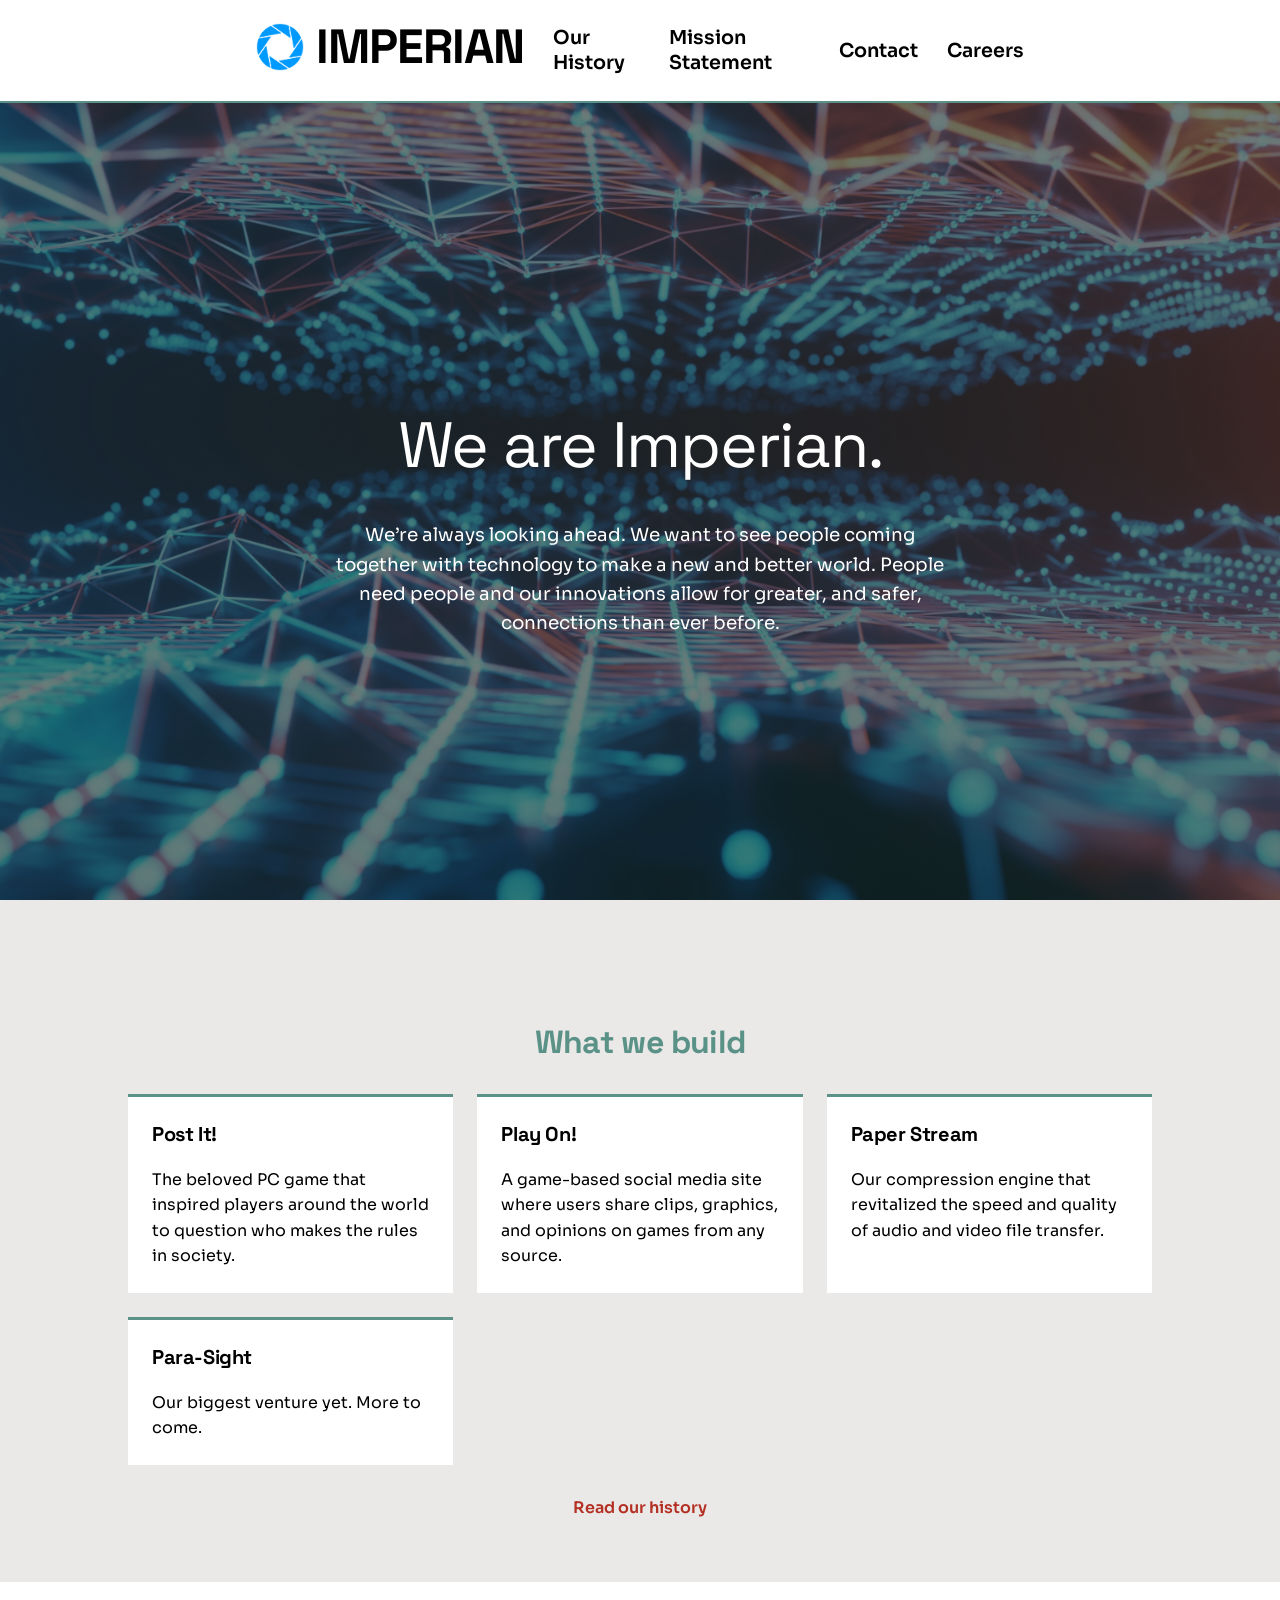
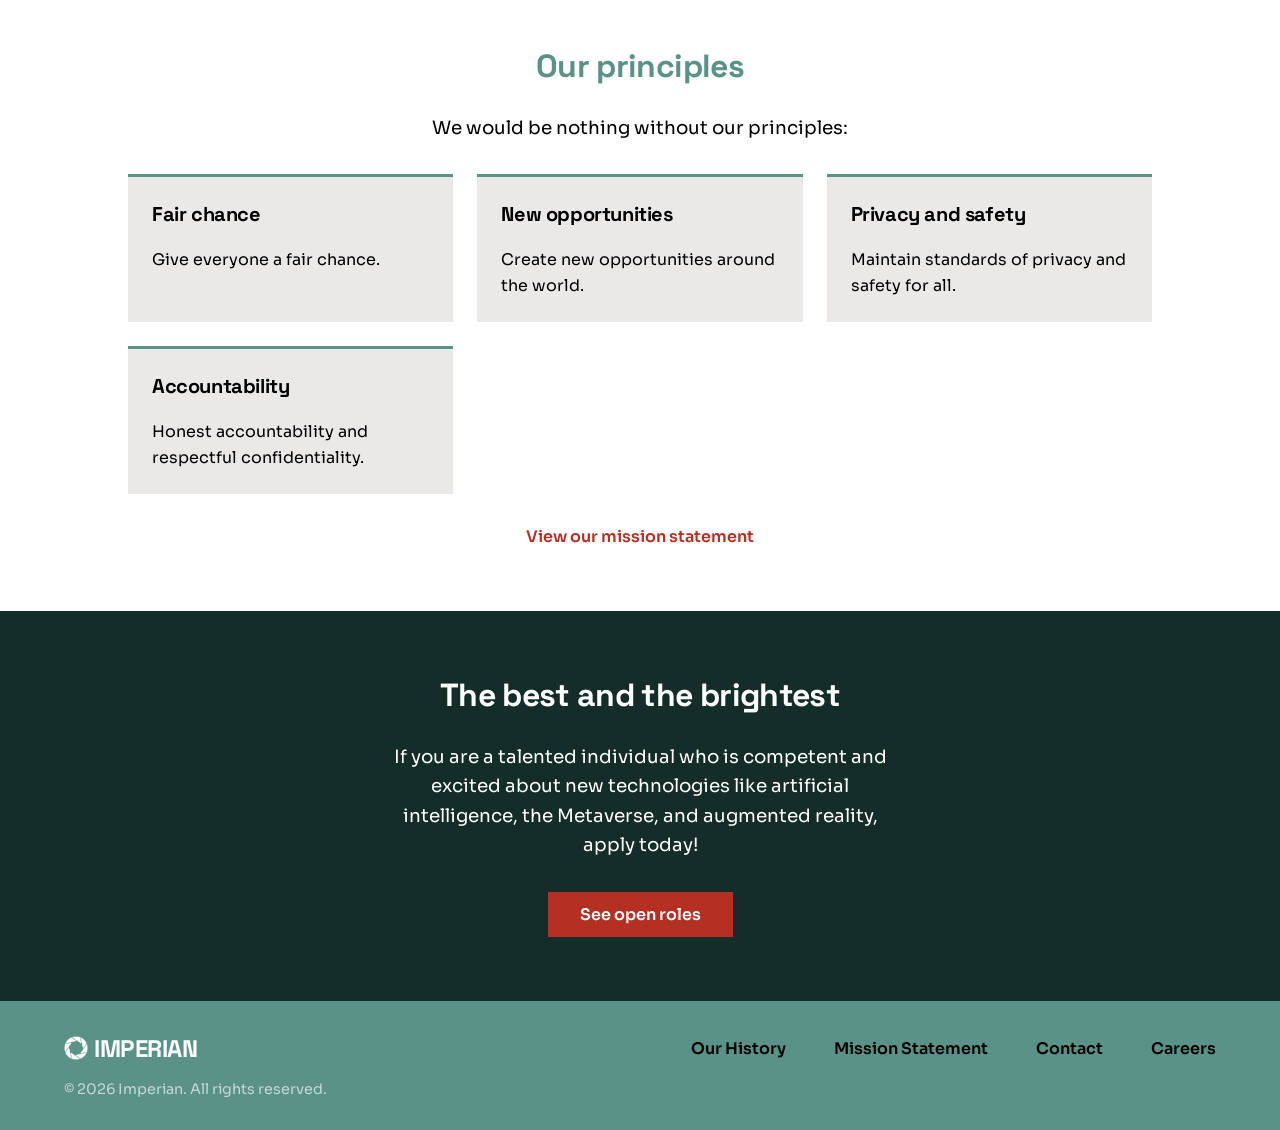
<file: index.html>
<!doctype html>
<html lang="en">
    <head>
        <meta charset="UTF-8" />
        <meta name="viewport" content="width=device-width, initial-scale=1.0" />
        <title>IMPERIAN</title>
        <link rel="stylesheet" href="assets/index.css" />
    </head>
    <body>
        <!-- The Navbar will load here -->
        <div id="navbar-placeholder"></div>
        <div class="hero">
            <p id="company-motto">We are Imperian.</p>
            <p class="text-box">
                We’re always looking ahead. We want to see people coming
                together with technology to make a new and better world. People
                need people and our innovations allow for greater, and safer,
                connections than ever before.
            </p>
        </div>

        <!-- absorbed what i could from the figma but it seems like yall were pretty specific about the writing so i recycled and rephrased what i could -->
        <section class="band">
            <h2 class="band-title">What we build</h2>
            <div class="card-grid">
                <article class="card">
                    <h3>Post It!</h3>
                    <p>
                        The beloved PC game that inspired players around the
                        world to question who makes the rules in society.
                    </p>
                </article>
                <article class="card">
                    <h3>Play On!</h3>
                    <p>
                        A game-based social media site where users share clips,
                        graphics, and opinions on games from any source.
                    </p>
                </article>
                <article class="card">
                    <h3>Paper Stream</h3>
                    <p>
                        Our compression engine that revitalized the speed and
                        quality of audio and video file transfer.
                    </p>
                </article>
                <article class="card">
                    <h3>Para-Sight</h3>
                    <p>Our biggest venture yet. More to come.</p>
                </article>
            </div>
            <p class="band-link">
                <a href="history/">Read our history</a>
            </p>
        </section>
        <section class="band band-alt">
            <h2 class="band-title">Our principles</h2>
            <p class="text-box">We would be nothing without our principles:</p>
            <div class="card-grid">
                <article class="card">
                    <h3>Fair chance</h3>
                    <p>Give everyone a fair chance.</p>
                </article>
                <article class="card">
                    <h3>New opportunities</h3>
                    <p>Create new opportunities around the world.</p>
                </article>
                <article class="card">
                    <h3>Privacy and safety</h3>
                    <p>Maintain standards of privacy and safety for all.</p>
                </article>
                <article class="card">
                    <h3>Accountability</h3>
                    <p>Honest accountability and respectful confidentiality.</p>
                </article>
            </div>
            <p class="band-link">
                <a href="mission-statement/">View our mission statement</a>
            </p>
        </section>

        <section class="cta">
            <h2>The best and the brightest</h2>
            <p class="text-box">
                If you are a talented individual who is competent and excited
                about new technologies like artificial intelligence, the
                Metaverse, and augmented reality, apply today!
            </p>
            <p class="band-link">
                <a class="cta-button" href="careers/">See open roles</a>
            </p>
        </section>

        <!-- The footer will load here -->
        <div id="footer-placeholder"></div>

        <script src="assets/index.js" defer></script>
    </body>
</html>
</file>
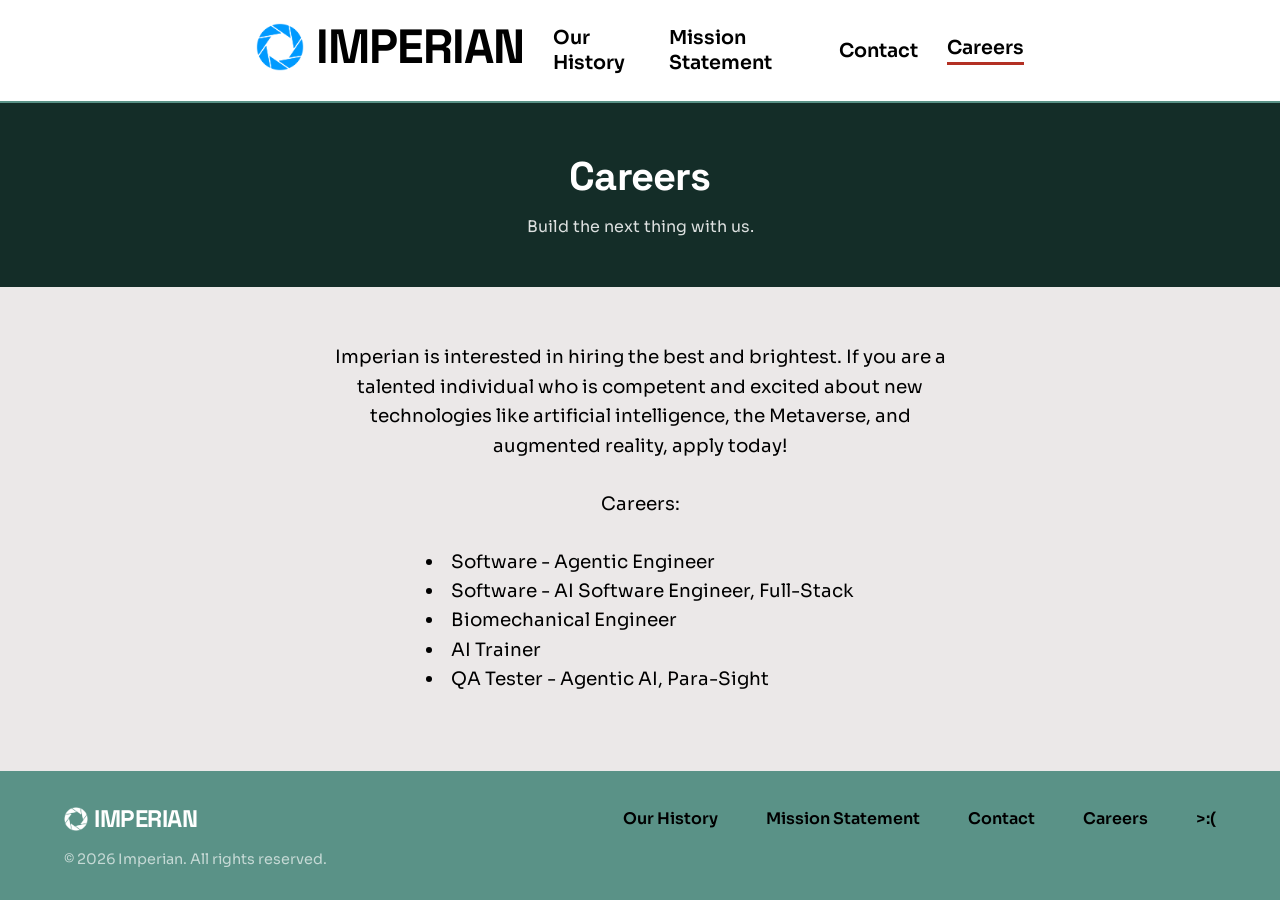
<file: careers/index.html>
<!doctype html>
<html lang="en">
    <head>
        <meta charset="UTF-8" />
        <meta name="viewport" content="width=device-width, initial-scale=1.0" />
        <title>IMPERIAN - Careers</title>
        <link rel="stylesheet" href="../assets/index.css" />
    </head>
    <body>
        <!-- The Navbar will load here -->
        <div id="navbar-placeholder"></div>
        <header class="page-header">
            <h1>Careers</h1>
            <p>Build the next thing with us.</p>
        </header>
        <div class="text-box">
            Imperian is interested in hiring the best and brightest. If you are
            a talented individual who is competent and excited about new
            technologies like artificial intelligence, the Metaverse, and
            augmented reality, apply today!
            <br />
            <br />
            Careers:
            <ul>
                <li>Software - Agentic Engineer</li>
                <li>Software - AI Software Engineer, Full-Stack</li>
                <li>Biomechanical Engineer</li>
                <li>AI Trainer</li>
                <li>QA Tester - Agentic AI, Para-Sight</li>
            </ul>
        </div>
        
        <div id="footer-placeholder"></div>

        <script src="../assets/index.js" defer></script>
    </body>
</html>
</file>
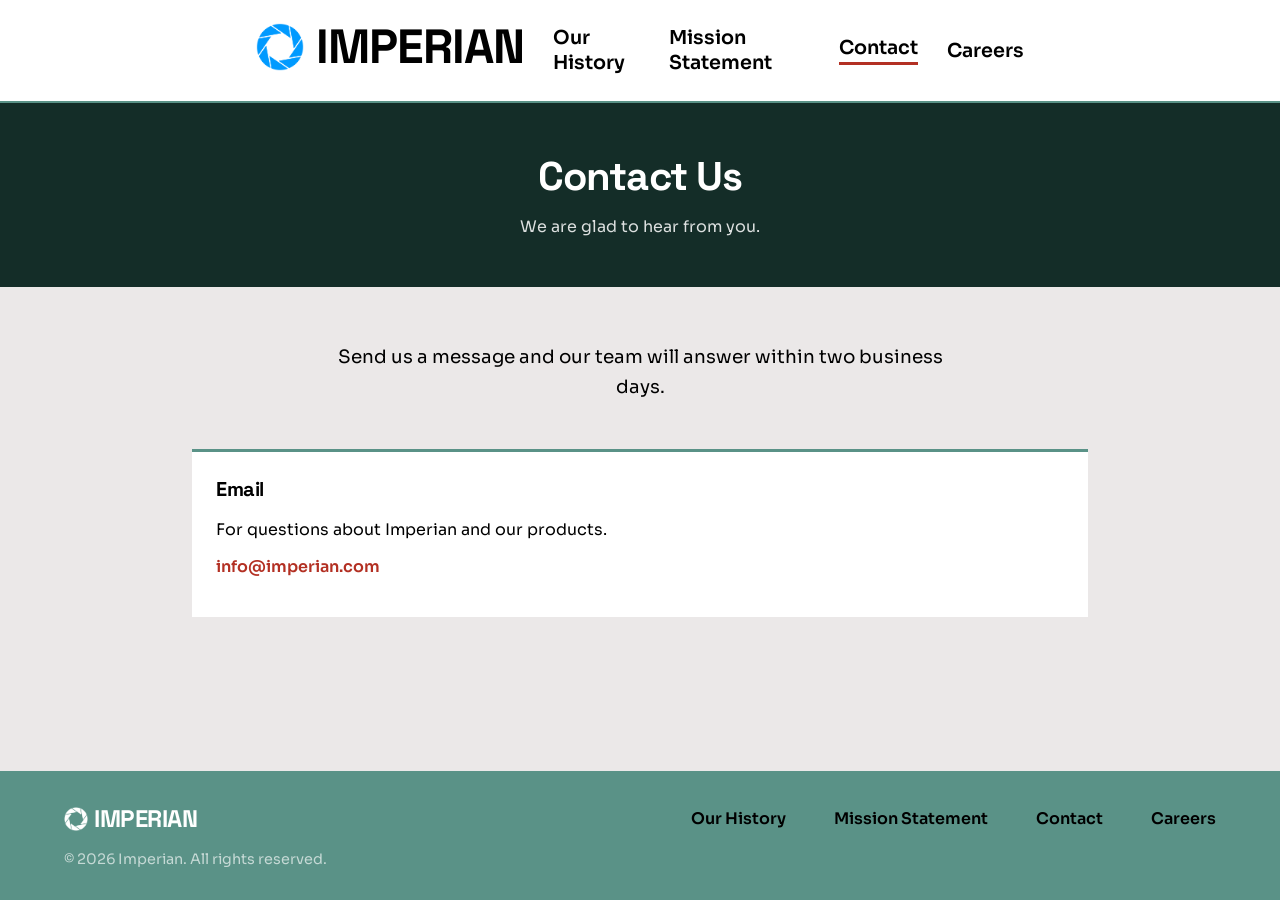
<file: contact/index.html>
<!DOCTYPE html>
<html lang="en">
<head>
    <meta charset="UTF-8">
    <meta name="viewport" content="width=device-width, initial-scale=1.0">
    <title>IMPERIAN - Contact</title>
    <link rel="stylesheet" href="../assets/index.css">
</head>
<body>
    <!-- The Navbar will load here -->
    <div id="navbar-placeholder"></div>
    <header class="page-header">
        <h1>Contact Us</h1>
        <p>We are glad to hear from you.</p>
    </header>

    <div class="text-box">
        Send us a message and our team will answer within two business days. 
    </div>

    <div class="contact-grid">
        <div class="contact-card">
            <h2>Email</h2>
            <p>For questions about Imperian and our products.</p>
            <p><a href="mailto:info@imperian.com">info@imperian.com</a></p>
        </div>
        <!-- <div class="contact-card">
            <h2>maybe another email or something</h2>
            <p>for corporate stuff</p>
            <p><a href="mailto:email@email.com">corporate@email.com</a></p>
        </div> -->
    </div>

    <!-- The footer will load here -->
    <div id="footer-placeholder"></div>

    <script src="../assets/index.js" defer></script>
</body>
</html>
</file>
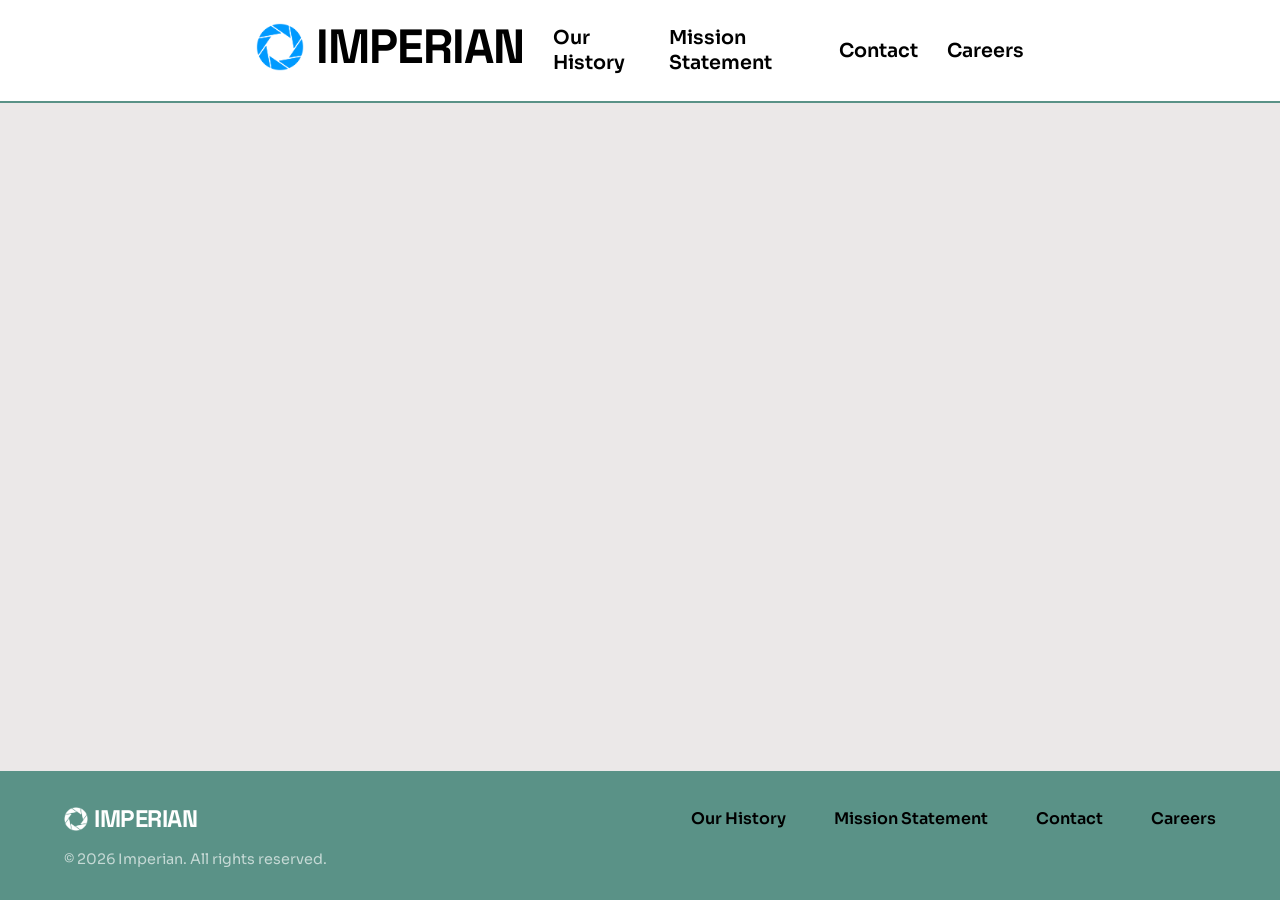
<file: default/index.html>
<!DOCTYPE html>
<html lang="en">
<head>
    <meta charset="UTF-8">
    <meta name="viewport" content="width=device-width, initial-scale=1.0">
    <title>IMPERIAN</title>
    <link rel="stylesheet" href="../assets/index.css">
</head>
<body>
    <!-- The Navbar will load here -->
    <div id="navbar-placeholder"></div>
    
    <!-- The footer will load here -->
    <div id="footer-placeholder"></div>

    <script src="../assets/index.js" defer></script>
</body>
</html>
</file>
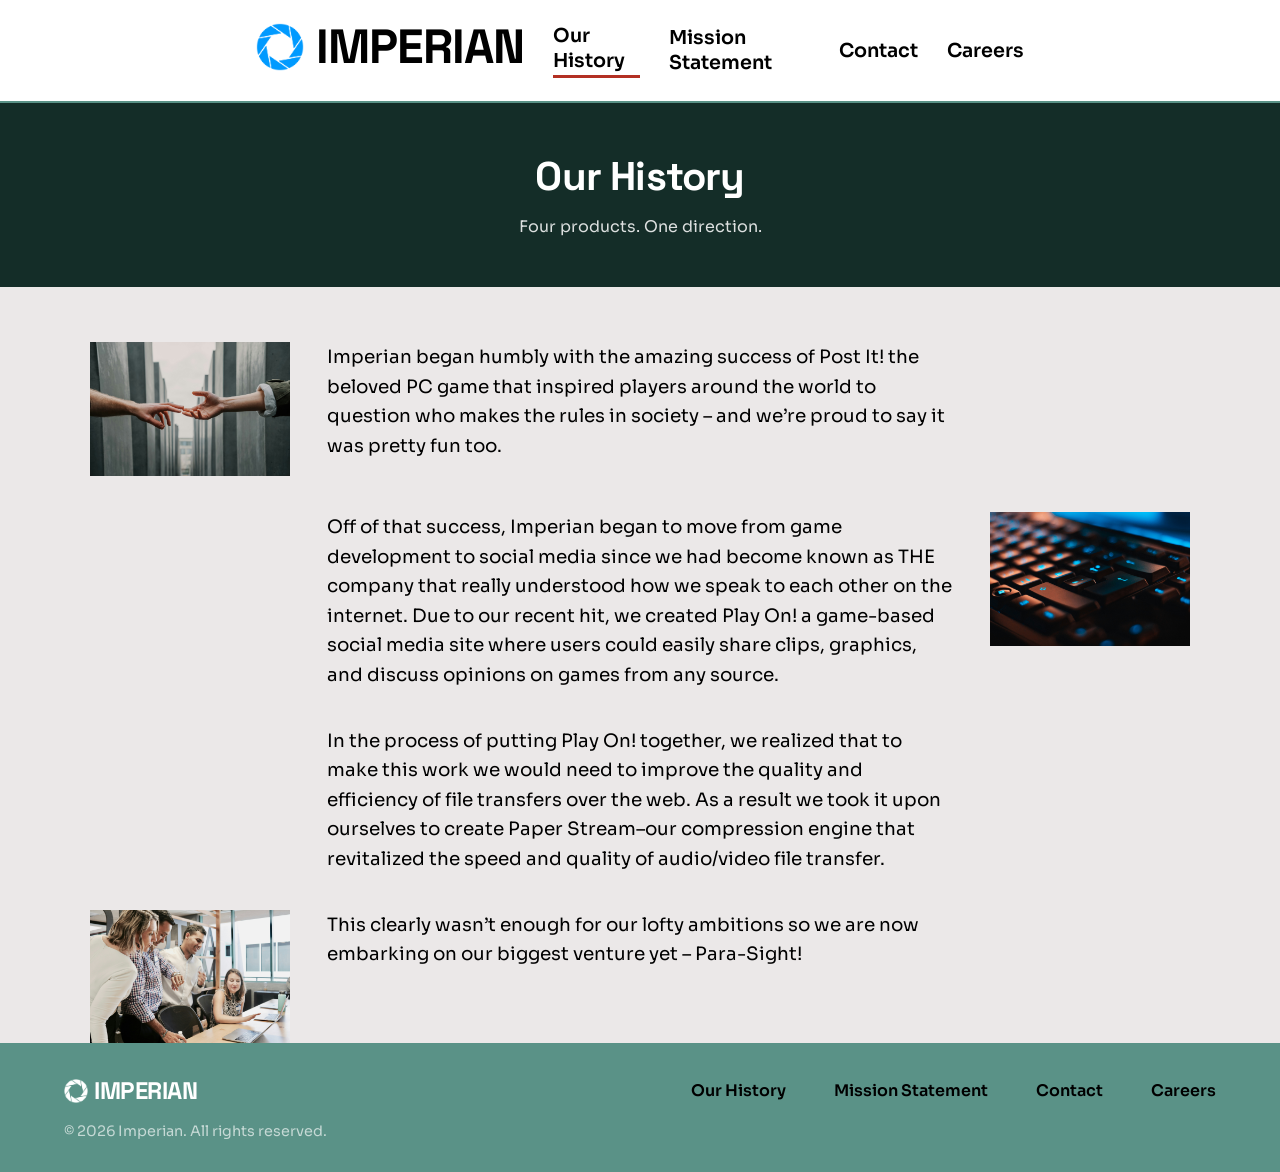
<file: history/index.html>
<!doctype html>
<html lang="en">
    <head>
        <meta charset="UTF-8" />
        <meta name="viewport" content="width=device-width, initial-scale=1.0" />
        <title>IMPERIAN - Our History</title>
        <link rel="stylesheet" href="../assets/index.css" />
    </head>
    <body>
        <!-- The Navbar will load here -->
        <div id="navbar-placeholder"></div>
        <header class="page-header">
            <h1>Our History</h1>
            <p>Four products. One direction.</p>
        </header>

        <div class="text-box text-flow">
            <figure class="image-container">
                <img id="con" src="../assets/images/connection.jpg" alt="" />
                <img class="img-swap" src="../assets/images/mario.png" alt="" />

                <figcaption></figcaption>
            </figure>
            <p>
                Imperian began humbly with the amazing success of Post It! the
                beloved PC game that inspired players around the world to
                question who makes the rules in society &ndash; and we’re proud
                to say it was pretty
                fun too.
            </p>

            
            <p>
                Off of that success, Imperian began to move from game
                development to social media since we had become known as THE
                company that really understood how we speak to each other on the
                internet. Due to our recent hit, we created Play On! a
                game-based social media site where users could easily share
                clips, graphics, and discuss opinions on games from any source.
            </p>

            <figure class="image-container">
                <img id="kb" src="../assets/images/keyboard.jpg" alt="" >
                <img class="img-swap" src="../assets/images/skele.png" alt="" />
                <figcaption></figcaption>
            </figure>
            <p>
                In the process of putting Play On! together, we realized that to
                make this work we would need to improve the quality and
                efficiency of file transfers over the web. As a result we took
                it upon ourselves to create Paper Stream&ndash;our compression engine
                that revitalized the speed and quality of audio/video file
                transfer.
            </p>

            
            <p>
                This clearly wasn’t enough for our lofty ambitions so we are now
                embarking on our biggest venture yet &ndash; Para-Sight!
            </p>
            <figure class="image-container">
                <img id="ppl" src="../assets/images/people.jpg" alt="" />
                <img class="img-swap" src="../assets/images/roc.png" alt="" />

                <figcaption></figcaption>
            </figure>
        </div>
        <!-- The footer will load here -->
        <div id="footer-placeholder"></div>

        <script src="../assets/index.js" defer></script>
    </body>
</html>
</file>
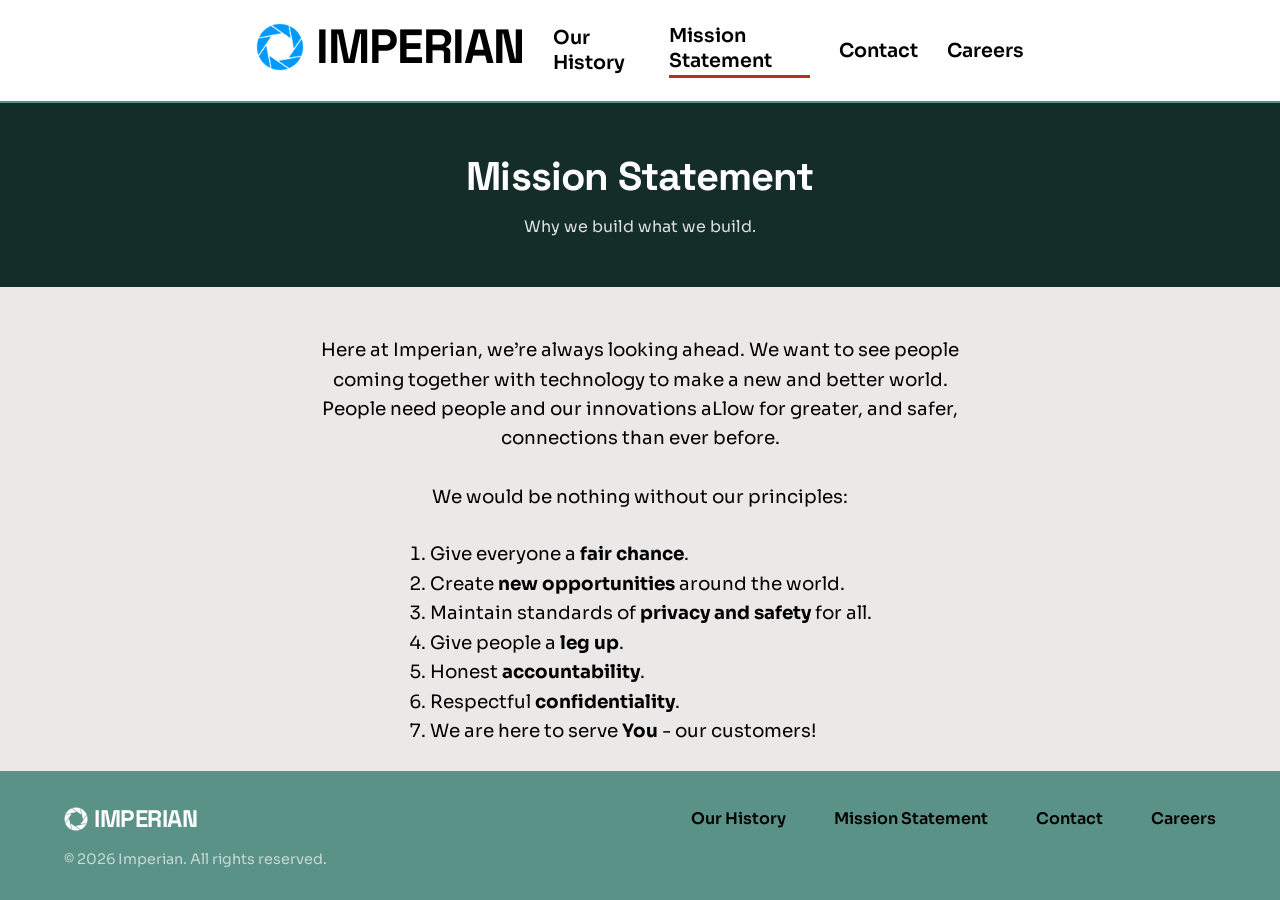
<file: mission-statement/index.html>
<!doctype html>
<html lang="en">
    <head>
        <meta charset="UTF-8" />
        <meta name="viewport" content="width=device-width, initial-scale=1.0" />
        <title>IMPERIAN - Mission Statement</title>
        <link rel="stylesheet" href="../assets/index.css" />
    </head>
    <body>
        <!-- The Navbar will load here -->
        <div id="navbar-placeholder"></div>
        <header class="page-header">
            <h1>Mission Statement</h1>
            <p>Why we build what we build.</p>
        </header>
        <div class="text-box-wrap">
            <div class="margin-hover left" title="OLIntro"></div>
            <div class="margin-hover right" title="OLIntro"></div>
            <div class="text-box">
            Here at Imperian, we’re always looking ahead. We want to see people
            coming together with technology to make a new and better world.
            People need people and our innovations a<a href="./beware-imperian.html" style="text-decoration: none; color:black;">L</a>low for greater, and safer,
            connections than ever before.
            <br />
            <br />
            We would be nothing without our principles:
            <ol>
                <li>Give everyone a <b>fair chance</b>.</li>
                <li>Create <b>new opportunities</b> around the world.</li>
                <li>
                    Maintain standards of <b>privacy and safety</b> for all.
                </li>
                <li>Give people a <b>leg up</b>.</li>
                <li>Honest <b>accountability</b>.</li>
                <li>Respectful <b>confidentiality</b>.</li>
                <li>
                    We are here to serve <b><a href="./grid.html" style="text-decoration: none; color:black;">You</a></b> - our
                    customers!
                </li>
            </ol>
        </div>
        </div>

        <!-- The footer will load here -->
        <div id="footer-placeholder"></div>

        <script src="../assets/index.js" defer></script>
    </body>
</html>
</file>
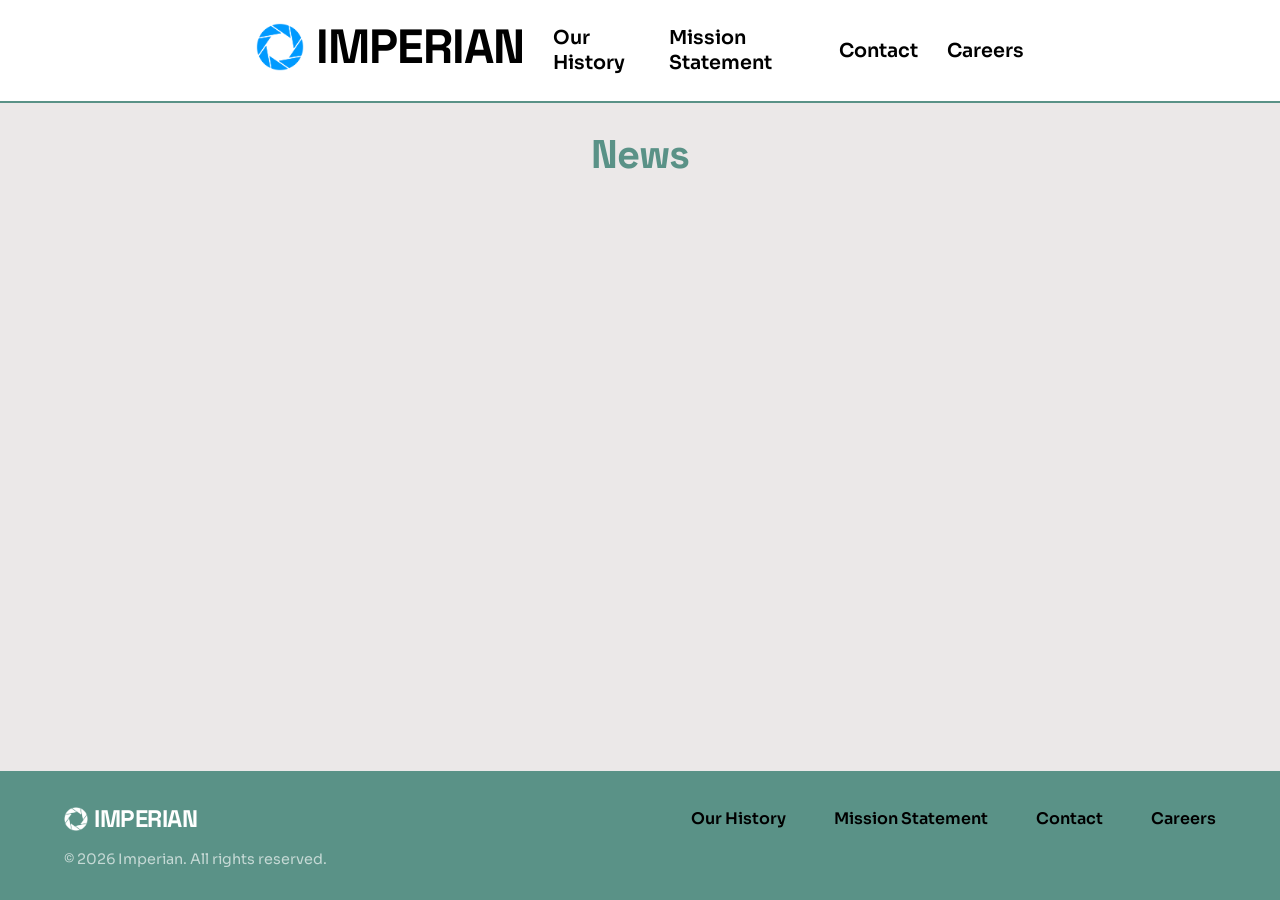
<file: news/index.html>
<!DOCTYPE html>
<html lang="en">
<head>
    <meta charset="UTF-8">
    <meta name="viewport" content="width=device-width, initial-scale=1.0">
    <title>IMPERIAN</title>
    <link rel="stylesheet" href="../assets/index.css">
</head>
<body>
    <!-- The Navbar will load here -->
    <div id="navbar-placeholder"></div>
    <h1>News</h1>
    
    <!-- The footer will load here -->
    <div id="footer-placeholder"></div>

    <script src="../assets/index.js" defer></script>
</body>
</html>
</file>
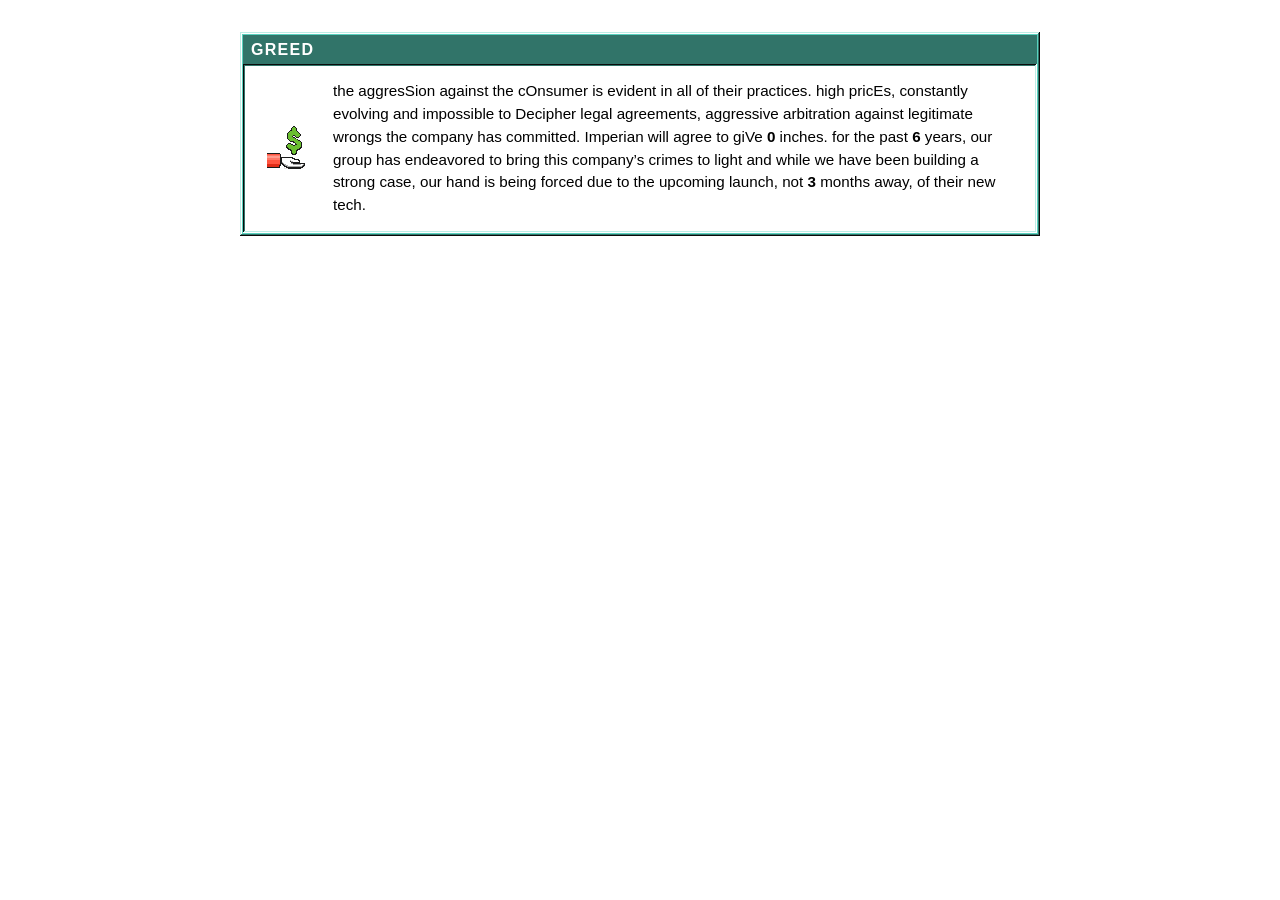
<file: careers/agression.html>
<!doctype html>
<html lang="en">
    <head>
        <meta charset="UTF-8" />
        <meta name="viewport" content="width=device-width, initial-scale=1.0" />
        <title>Greed</title>
        <link rel="stylesheet" href="../assets/puzzle.css" />
    </head>
    <body>
        <div class="puzzle">
            <h2 class="puzzle-heading">Greed</h2>
            <div class="puzzle-body">
                <img
                    src="../assets/images/greed.png"
                    alt="Alert"
                    class="puzzle-icon"
                />
                <p class="puzzle-text">
                    the aggresSion against the cOnsumer is evident in all of
                    their practices. high pricEs, constantly evolving and
                    impossible to Decipher legal agreements, aggressive
                    arbitration against legitimate wrongs the company has
                    committed. Imperian will agree to giVe
                    <span class="mark-bold">0</span> inches. for the past
                    <span class="mark-bold">6</span> years, our group has
                    endeavored to bring this company’s crimes to light and while
                    we have been building a strong case, our hand is being
                    forced due to the upcoming launch, not
                    <span class="mark-bold">3</span> months
                    away, of their new tech.
                </p>
            </div>
        </div>
    </body>
</html>
</file>
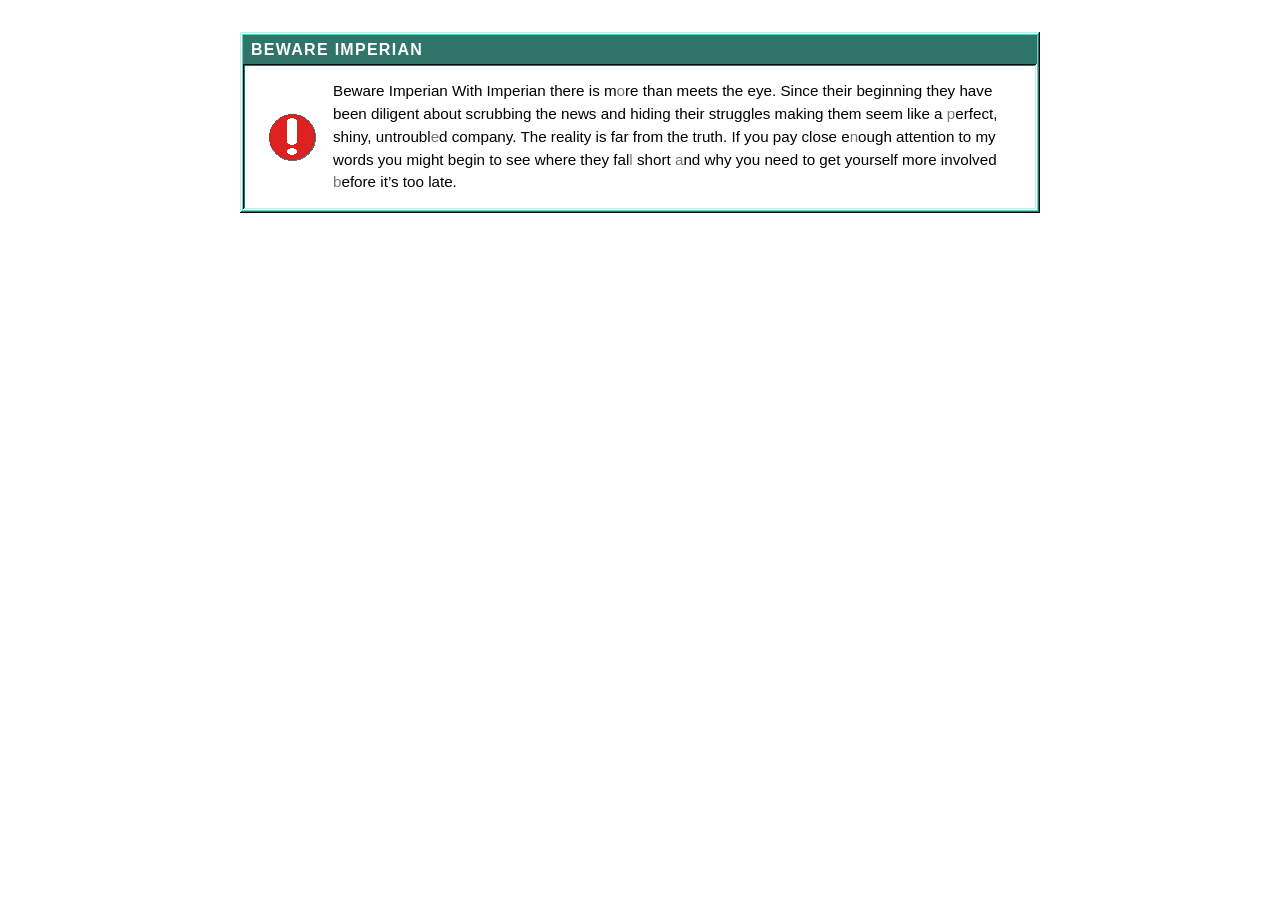
<file: mission-statement/beware-imperian.html>
<!doctype html>
<html lang="en">
    <head>
        <meta charset="UTF-8" />
        <meta name="viewport" content="width=device-width, initial-scale=1.0" />
        <title>Beware Imperian</title>
        <link rel="stylesheet" href="../assets/puzzle.css" />
    </head>
    <body>
        <div class="puzzle">
            <h3 class="puzzle-heading bevel">Beware Imperian</h2>
            <div class="puzzle-body">
              <img src="../assets/images/alert.png" alt="Alert" class="puzzle-icon">
              <p class="puzzle-text">
                Beware Imperian With Imperian there is m<span class="mark"
                    >o</span
                >re than meets the eye. Since their beginning they have been
                diligent about scrubbing the news and hiding their struggles
                making them seem like a <span class="mark">p</span>erfect,
                shiny, untroubl<span class="mark">e</span>d company. The reality
                is far from the truth. If you pay close e<span class="mark"
                    >n</span
                >ough attention to my words you might begin to see where they
                fal<span class="mark">l</span> short
                <span class="mark">a</span>nd why you need to get yourself more
                involved <span class="mark">b</span>efore it’s too late.
            </p>
            </div>
        </div>
    </body>
</html>
</file>
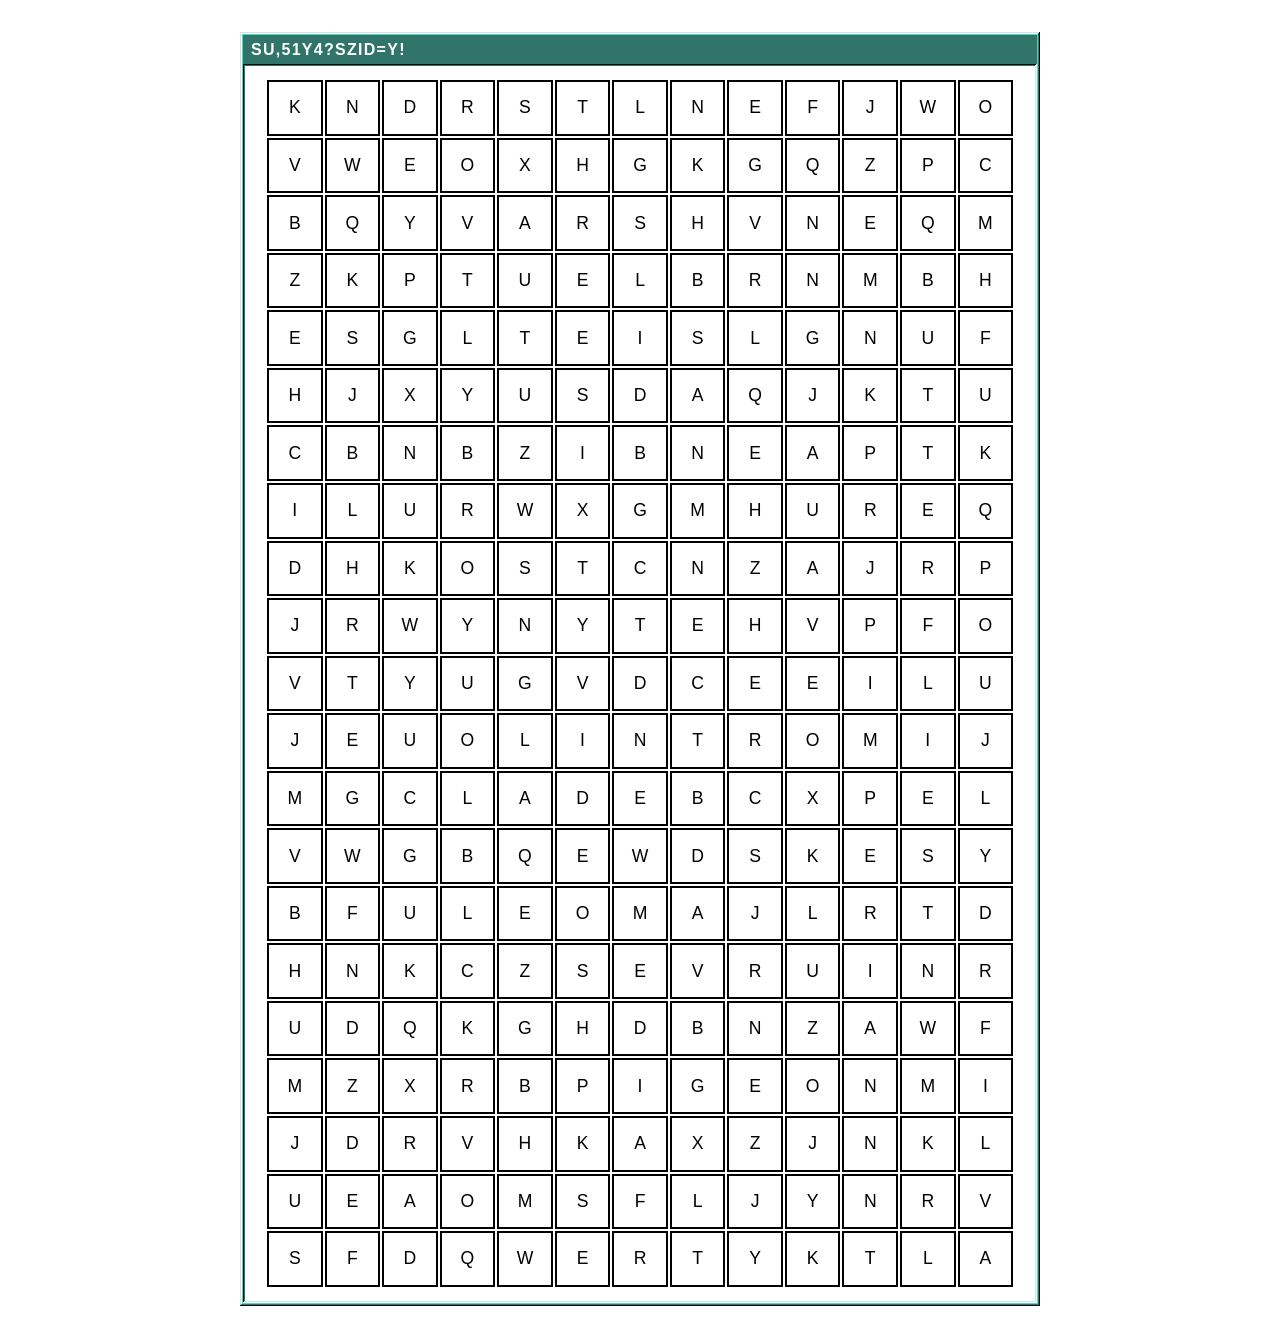
<file: mission-statement/grid.html>
<!doctype html>
<html lang="en">
    <head>
        <meta charset="UTF-8" />
        <meta name="viewport" content="width=device-width, initial-scale=1.0" />
        <title>Letters</title>
        <link rel="stylesheet" href="../assets/puzzle.css" />
    </head>
    <body>
        <div class="puzzle">
            <h2 class="puzzle-heading" id="jibberish">Letters</h2>
            <div class="puzzle-body">
                <div class="letter-grid" id="letter-grid"></div>
            </div>
        </div>
        <script>
            const COLUMNS = 13;

            const letters = [
                ..."KNDRSTLNEFJWO",
                ..."VWEOXHGKGQZPC",
                ..."BQYVARSHVNEQM",
                ..."ZKPTUELBRNMBH",
                ..."ESGLTEISLGNUF",
                ..."HJXYUSDAQJKTU",
                ..."CBNBZIBNEAPTK",
                ..."ILURWXGMHUREQ",
                ..."DHKOSTCNZAJRP",
                ..."JRWYNYTEHVPFO",
                ..."VTYUGVDCEEILU",
                ..."JEUOLINTROMIJ",
                ..."MGCLADEBCXPEL",
                ..."VWGBQEWDSKESY",
                ..."BFULEOMAJLRTD",
                ..."HNKCZSEVRUINR",
                ..."UDQKGHDBNZAWF",
                ..."MZXRBPIGEONMI",
                ..."JDRVHKAXZJNKL",
                ..."UEAOMSFLJYNRV",
                ..."SFDQWERTYKTLA",
            ];

            function renderGrid() {
                const grid = document.getElementById("letter-grid");
                grid.style.gridTemplateColumns = `repeat(${COLUMNS}, 1fr)`;

                for (const letter of letters) {
                    const cell = document.createElement("div");
                    cell.className = "letter-cell";
                    cell.textContent = letter;
                    grid.appendChild(cell);
                }
            }

            function jibberish() {
                const jibberish = document.getElementById("jibberish");
                const charSet = [
                    ..."ABCDEFGHIJKLMNOPQRSTUVWXYZ",
                    ..."0123456789",
                    ..."!@#$%^&*()_+-=[]{}|;:,.<>?/\\~`",
                ];
                const LENGTH = 15;
                let newJibberish = "";

                for (let x = 0; x < LENGTH; x++) {
                    const index = Math.floor(Math.random() * charSet.length);
                    newJibberish += charSet[index];
                }
                jibberish.innerText = newJibberish

            }

            document.addEventListener("DOMContentLoaded", renderGrid);
            document.addEventListener("DOMContentLoaded", setInterval(jibberish, 10));
        </script>
    </body>
</html>
</file>
<file: assets/index.css>
@import url("https://fonts.googleapis.com/css2?family=Space+Grotesk:wght@500;700&family=Sora:wght@400;600&display=swap");

body {
    margin: 0;
    padding: 0;
    min-height: 100vh;
    display: flex;
    flex-direction: column;
    font-family:
        Sora,
        "Segoe UI",
        -apple-system,
        BlinkMacSystemFont,
        Roboto,
        "Helvetica Neue",
        Arial,
        sans-serif;
    background-color: #ebe8e8;
    color: black;
}

h1,
h2,
h3,
h4,
h5,
h6,
#company-motto,
#company-name-container,
.footer-brand {
    font-family:
        "Space Grotesk",
        "Segoe UI",
        Arial,
        sans-serif;
    letter-spacing: -0.02em;
}

button,
input,
select,
textarea {
    font-family: inherit;
}

#company-name-container {
    padding: 0;
    display: inline-block;
    margin-right: auto;
    font-size: 3em;
}

#company-name-container a {
    padding: 0;
    margin-left: 0;
    display: inline-flex;
    align-items: center;
    gap: 0.25em;
    font-weight: 700;
    /* color: #5a9287; */
}

#company-name-container a:hover {
    color: black;
}

#company-name-container img {
    height: 1em;
    width: auto;
    vertical-align: middle;
}

#company-motto {
    text-align: center;
    font-size: 4em;
    margin-top: 3em;
}

.text-box {
    font-size: 1.15em;
    line-height: 1.6;
    width: 50%;
    text-align: center;
    margin-left: auto;
    margin-right: auto;
}

.text-flow {
    width: min(1100px, 90%);
    display: grid;
    grid-template-columns: 200px minmax(0, 1fr) 200px;
    gap: 2em;
    align-items: start;
    text-align: left;
}

.text-flow p {
    grid-column: 2;
    margin: 0;
}

.image-container {
    margin: 0;
}

.image-container img {
    display: block;
    width: 100%;
}

.image-container {
    position: relative;
    cursor: pointer;
    user-select: none;
}

.image-container .img-swap {
    position: absolute;
    inset: 0;
    opacity: 0;
}

.image-container:active .img-swap {
    opacity: 1;
}

/* Each image names its own row, so it stays level with its paragraph. */
.image-container:nth-of-type(1) {
    grid-column: 1;
    grid-row: 1;
}

.image-container:nth-of-type(2) {
    grid-column: 3;
    grid-row: 2;
}

.image-container:nth-of-type(3) {
    grid-column: 1;
    grid-row: 4;
}

/* Below this width the gutters are too narrow to hold an image. */
@media (max-width: 900px) {
    .text-flow {
        grid-template-columns: 1fr;
    }

    .text-flow p,
    .image-container {
        grid-column: 1;
        grid-row: auto;
    }

    .image-container {
        max-width: 200px;
        margin: 0 auto;
    }
}

.text-box ol,
ul {
    padding-left: 0;
    list-style-position: inside;
}

.text-box ol,
.text-box ul {
    margin: auto;
    width: fit-content;
    text-align: left;
    padding-top: 1.5em;
}

#navbar {
    background-color: white;
    margin: 0;
    padding: 1em 20% 1em 20%;
    vertical-align: middle;
    display: flex;
    align-items: center;
    border-bottom: 2px solid #5a9287;
}

nav a {
    margin-left: 1.5em;
    text-decoration: none;
    color: black;
    font-weight: 600;
}

.nav-link {
    font-size: 1.2em;
}

nav a:hover {
    color: #5a9287;
}

.nav-link.is-current {
    border-bottom: 3px solid #b33023;
    padding-bottom: 0.1em;
}

h1 {
    text-align: center;
    font-size: 2.5em;
    color: #5a9287;
}

#footer-placeholder {
    margin-top: auto;
}

footer {
    background-color: #5a9287;
    color: black;
    padding: 2em 4em;
    display: flex;
    flex-wrap: wrap;
    align-items: center;
    gap: 1em 2em;
}

.footer-brand {
    font-size: 1.5em;
    font-weight: 700;
    display: inline-flex;
    align-items: center;
    gap: 0.25em;
    margin-right: auto;
    color:white;
}

.footer-brand img {
    height: 1em;
    width: auto;
    filter: brightness(0) invert(1); /* the logo dont show up on the teal too good so this is hacky to make it white*/
}

.footer-links {
    display: flex;
    flex-wrap: wrap;
    gap: 1.5em;
}

.footer-links a {
    text-decoration: none;
    color: black;
    font-weight: 600;
}

.footer-links a:hover {
    color: white;
}

.footer-legal {
    width: 100%;
    margin: 0;
    color: rgba(255, 255, 255, 0.65);
    font-size: 0.9em;
}

.hero {
    width: 100%;
    min-height: 95vh;
    background-image: linear-gradient(
            rgba(20, 45, 40, 0.62),
            rgba(20, 45, 40, 0.62)
        ),
        url("images/royalty-free-technology-image.jpg");
    background-size: cover;
    background-position: center;
    background-attachment: fixed;
    display: flex;
    flex-direction: column;
    justify-content: center;
    align-items: center;
    padding: 4em 1em;
    box-sizing: border-box;
    color: white;
}

.hero #company-motto {
    margin-top: 0;
    margin-bottom: 0.25em;
}

.band {
    padding: 4em 10%;
}

.band-alt {
    background-color: white;
}

.band-title {
    text-align: center;
    font-size: 2em;
    color: #5a9287;
    margin-top: 0;
}

.card-grid {
    display: grid;
    grid-template-columns: repeat(auto-fit, minmax(240px, 1fr));
    gap: 1.5em;
    margin-top: 2em;
}

.card {
    background-color: white;
    border-top: 3px solid #5a9287;
    padding: 1.5em;
}

.band-alt .card {
    background-color: #ebe8e8;
}

.card h3 {
    margin-top: 0;
    font-size: 1.25em;
}

.card p {
    margin-bottom: 0;
    line-height: 1.6;
}

.band-link {
    text-align: center;
    margin-top: 2em;
    margin-bottom: 0;
}

.band-link a {
    color: #b33023;
    font-weight: 600;
    text-decoration: none;
}

.band-link a:hover {
    text-decoration: underline;
}

.cta {
    background-color: #142d28;
    color: white;
    padding: 4em 10%;
    text-align: center;
}

.cta h2 {
    margin-top: 0;
    font-size: 2em;
}

.band-link a.cta-button {
    display: inline-block;
    background-color: #b33023;
    color: white;
    padding: 0.75em 2em;
    text-decoration: none;
    font-weight: 600;
}

.band-link a.cta-button:hover {
    background-color: white;
    color: #142d28;
    text-decoration: none;
}

.page-header {
    background-color: #142d28;
    color: white;
    padding: 3em 10%;
    text-align: center;
}

.page-header h1 {
    color: white;
    margin: 0;
}

.page-header p {
    margin: 0.75em auto 0 auto;
    max-width: 40em;
    line-height: 1.6;
    color: rgba(255, 255, 255, 0.85);
}

.page-header + .text-box,
.page-header + .text-box-wrap,
.page-header + .card-grid {
    margin-top: 3em;
}

.timeline {
    width: 70%;
    margin: 3em auto;
    border-left: 3px solid #5a9287;
    padding-left: 2em;
}

.timeline-item {
    position: relative;
    padding-bottom: 2.5em;
}

.timeline-item:last-child {
    padding-bottom: 0;
}

/* The dot sits on the border line, so it needs half its width plus the border. */
.timeline-item::before {
    content: "";
    position: absolute;
    left: -2.65em;
    top: 0.35em;
    width: 0.85em;
    height: 0.85em;
    border-radius: 50%;
    background-color: #b33023;
}

.timeline-item h2 {
    margin: 0;
    font-size: 1.5em;
    color: #5a9287;
}

.timeline-item p {
    margin: 0.5em 0 0 0;
    line-height: 1.6;
}

.contact-grid {
    display: grid;
    grid-template-columns: repeat(auto-fit, minmax(260px, 1fr));
    gap: 1.5em;
    width: 70%;
    margin: 3em auto;
}

.contact-card {
    background-color: white;
    border-top: 3px solid #5a9287;
    padding: 1.5em;
}

.contact-card h2 {
    margin-top: 0;
    font-size: 1.25em;
}

.contact-card a {
    color: #b33023;
    font-weight: 600;
    text-decoration: none;
}

.contact-card a:hover {
    text-decoration: underline;
}

.only-careers {
  display: none;
}

body[data-page="careers"] .only-careers {
  display: inline;
}

.text-box-wrap {
    position: relative;
}

/* Invisible hover targets in the empty space beside the text. */
.margin-hover {
    position: absolute;
    top: 0;
    bottom: 0;
    width: 25%;
}

.margin-hover.left {
    left: 0;
}

.margin-hover.right {
    right: 0;
}
</file>
<file: assets/puzzle.css>
/* Styles for the hidden puzzle pages only. The main site does not load this file. */

body {
    /* background-color: #3a6ea5; */
}

/* The window frame. Change --base to recolor every bevel on the page. */
.puzzle {
    font-family: Tahoma, "MS Sans Serif", Verdana, sans-serif;
    --base: #59d2bf;
    --light: color-mix(in srgb, var(--base) 40%, white);
    --dark: color-mix(in srgb, var(--base) 55%, black);

    max-width: 800px;
    margin: 2rem auto;
    box-sizing: border-box;
    padding: 3px;
    background: var(--base);
    box-shadow:
        inset -1px -1px #0a0a0a,
        inset 1px 1px var(--light),
        inset -2px -2px var(--dark),
        inset 2px 2px #ffffff;
}

.puzzle-body {
    display: flex;
    align-items: center;
    gap: 1rem;
    padding: 1rem 1.5rem;
    box-shadow:
        inset -1px -1px #ffffff,
        inset 1px 1px #0a0a0a,
        inset -2px -2px var(--light),
        inset 2px 2px var(--dark);
    background: #ffffff;
    align-items: center;
}

.puzzle-icon {
    width: 50px;
    height: 50px;
    flex-shrink: 0;
    image-rendering: -moz-crisp-edges;
    image-rendering: crisp-edges;
    image-rendering: pixelated;
}

/* The title bar. Flat, no bevel. */
.puzzle-heading {
    margin: 0;
    padding: 0.35rem 0.5rem;
    background: var(--dark);
    color: #ffffff;
    font-size: 1rem;
    font-weight: bold;
    letter-spacing: 0.08em;
    text-transform: uppercase;
}

.puzzle-text {
    margin: 0;
    color: #000000;
    font-size: 0.95rem;
    line-height: 1.5;
}

.letter-grid {
    flex: 1;
    display: grid;
    grid-template-columns: repeat(13, 1fr);
    gap: 2px;
}

.letter-cell {
    aspect-ratio: 1;
    display: flex;
    align-items: center;
    justify-content: center;
    border: 2px solid #000000;
    color: #000000;
    font-size: clamp(0.6rem, 2vw, 1.1rem);
}

.mark {
    color: rgb(122, 121, 121);
}

.mark-bold {
    font-weight: bold;
}
</file>
